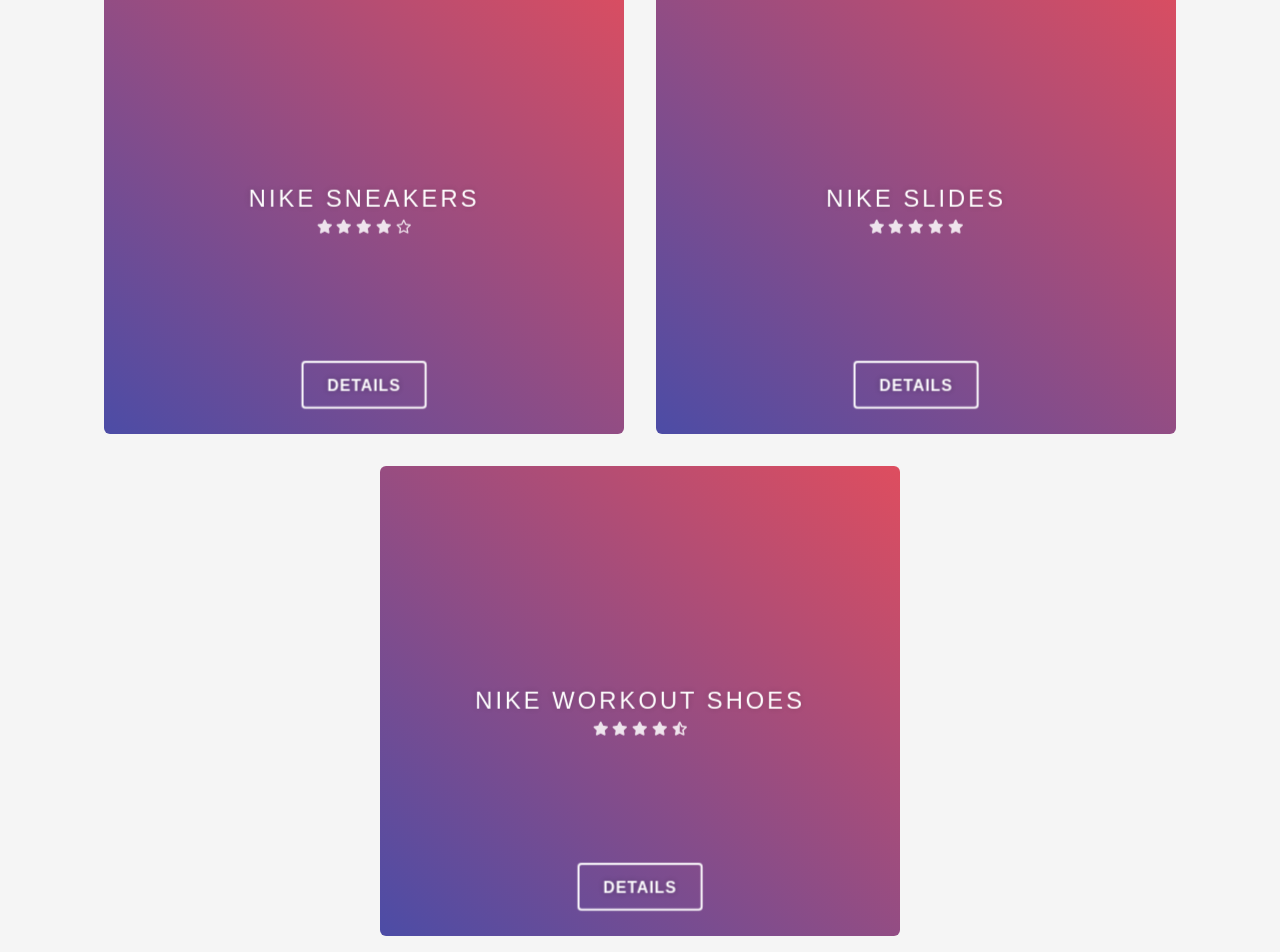
<file: index.html>
<!DOCTYPE html>
<html lang="en">

<head>
    <meta charset="UTF-8">
    <meta name="viewport" content="width=device-width, initial-scale=1.0">
    <title>Nike Flip Cards</title>

    <link rel="stylesheet" href="style.css">
    <link rel="stylesheet" href="https://cdnjs.cloudflare.com/ajax/libs/font-awesome/6.0.0/css/all.min.css">
</head>

<div class="wrapper">
    <div class="card">
        <input type="checkbox" id="card1" class="more" aria-hidden="true">
        <div class="content">
            <div class="front" style="background-image: url('https://cdn.runrepeat.com/storage/gallery/product_primary/39411/nike-zoom-vomero-5-lab-test-and-review-3-21506315-1440.jpg')">
                <div class="inner">
                    <h2>Nike Sneakers</h2>
                    <div class="rating">
                        <i class="fas fa-star"></i>
                        <i class="fas fa-star"></i>
                        <i class="fas fa-star"></i>
                        <i class="fas fa-star"></i>
                        <i class="far fa-star"></i>
                    </div>
                    <label for="card1" class="button" aria-hidden="true">
                        Details
                    </label>
                </div>
            </div>
            <div class="back">
                <div class="inner">
                    <div class="info">
                        <span>Air</span>
                        <div class="icon">
                            <i class="fas fa-wind"></i>
                            <span>cushion</span>
                        </div>
                    </div>
                    <div class="info">
                        <span>Urban</span>
                        <div class="icon">
                            <i class="fas fa-street-view"></i>
                            <span>style</span>
                        </div>
                    </div>
                    <div class="info">
                        <span>Mesh</span>
                        <div class="icon">
                            <i class="fas fa-box"></i>
                            <span>material</span>
                        </div>
                    </div>
                    <div class="info">
                        <span>Daily</span>
                        <div class="icon">
                            <i class="fas fa-calendar"></i>
                            <span>use</span>
                        </div>
                    </div>
                    <div class="description">
                        <p>Classic Nike sneakers built for everyday comfort and street-ready style.</p>
                        <p>Lightweight design with breathable mesh and responsive cushioning.</p>
                    </div>
                    <div class="location">Nike</div>
                    <div class="price">$95</div>
                    <label for="card1" class="button return" aria-hidden="true">
                        <i class="fas fa-arrow-left"></i>
                    </label>
                </div>
            </div>
        </div>
    </div>

    <div class="card">
        <input type="checkbox" id="card2" class="more">
        <div class="content">
            <div class="front" style="background-image: url('https://static.nike.com/a/images/t_web_pw_592_v2/f_auto/u_9ddf04c7-2a9a-4d76-add1-d15af8f0263d,c_scale,fl_relative,w_1.0,h_1.0,fl_layer_apply/0964d916-6852-4d22-b1a7-574b57a3fc05/NIKE+REACTX+REJUVEN8+SLIDE.png')">
                <div class="inner">
                    <h2>Nike Slides</h2>
                    <div class="rating">
                        <i class="fas fa-star"></i>
                        <i class="fas fa-star"></i>
                        <i class="fas fa-star"></i>
                        <i class="fas fa-star"></i>
                        <i class="fas fa-star"></i>
                    </div>
                    <label for="card2" class="button" aria-hidden="true">
                        Details
                    </label>
                </div>
            </div>
            <div class="back">
                <div class="inner">
                    <div class="info">
                        <span>Light</span>
                        <div class="icon">
                            <i class="fas fa-feather"></i>
                            <span>comfort</span>
                        </div>
                    </div>
                    <div class="info">
                        <span>Relax</span>
                        <div class="icon">
                            <i class="fas fa-couch"></i>
                            <span>style</span>
                        </div>
                    </div>
                    <div class="info">
                        <span>Foam</span>
                        <div class="icon">
                            <i class="fas fa-box"></i>
                            <span>material</span>
                        </div>
                    </div>
                    <div class="info">
                        <span>Casual</span>
                        <div class="icon">
                            <i class="fas fa-calendar"></i>
                            <span>use</span>
                        </div>
                    </div>
                    <div class="description">
                        <p>Ultra-light Nike slides perfect for post-workout recovery and everyday wear.</p>
                        <p>Soft foam cushioning provides maximum comfort with minimal effort.</p>
                    </div>
                    <div class="location">Nike</div>
                    <div class="price">$40</div>
                    <label for="card2" class="button return" aria-hidden="true">
                        <i class="fas fa-arrow-left"></i>
                    </label>
                </div>
            </div>
        </div>
    </div>

    <div class="card">
        <input type="checkbox" id="card3" class="more">
        <div class="content">
            <div class="front" style="background-image: url('https://hips.hearstapps.com/hmg-prod/images/nike-running-shoes-2026-697a314bbc7a3.jpg')">
                <div class="inner">
                    <h2>Nike Workout Shoes</h2>
                    <div class="rating">
                        <i class="fas fa-star"></i>
                        <i class="fas fa-star"></i>
                        <i class="fas fa-star"></i>
                        <i class="fas fa-star"></i>
                        <i class="fas fa-star-half-alt"></i>
                    </div>
                    <label for="card3" class="button" aria-hidden="true">
                        Details
                    </label>
                </div>
            </div>
            <div class="back">
                <div class="inner">
                    <div class="info">
                        <span>Grip</span>
                        <div class="icon">
                            <i class="fas fa-dumbbell"></i>
                            <span>training</span>
                        </div>
                    </div>
                    <div class="info">
                        <span>Flex</span>
                        <div class="icon">
                            <i class="fas fa-running"></i>
                            <span>movement</span>
                        </div>
                    </div>
                    <div class="info">
                        <span>Strong</span>
                        <div class="icon">
                            <i class="fas fa-box"></i>
                            <span>build</span>
                        </div>
                    </div>
                    <div class="info">
                        <span>Gym</span>
                        <div class="icon">
                            <i class="fas fa-calendar"></i>
                            <span>use</span>
                        </div>
                    </div>
                    <div class="description">
                        <p>High-performance Nike workout shoes built for stability and strength training.</p>
                        <p>Engineered for grip, flexibility, and durability during intense sessions.</p>
                    </div>
                    <div class="location">Nike</div>
                    <div class="price">$120</div>
                    <label for="card3" class="button return" aria-hidden="true">
                        <i class="fas fa-arrow-left"></i>
                    </label>
                </div>
            </div>
        </div>
    </div>
</div>
</html>
</file>
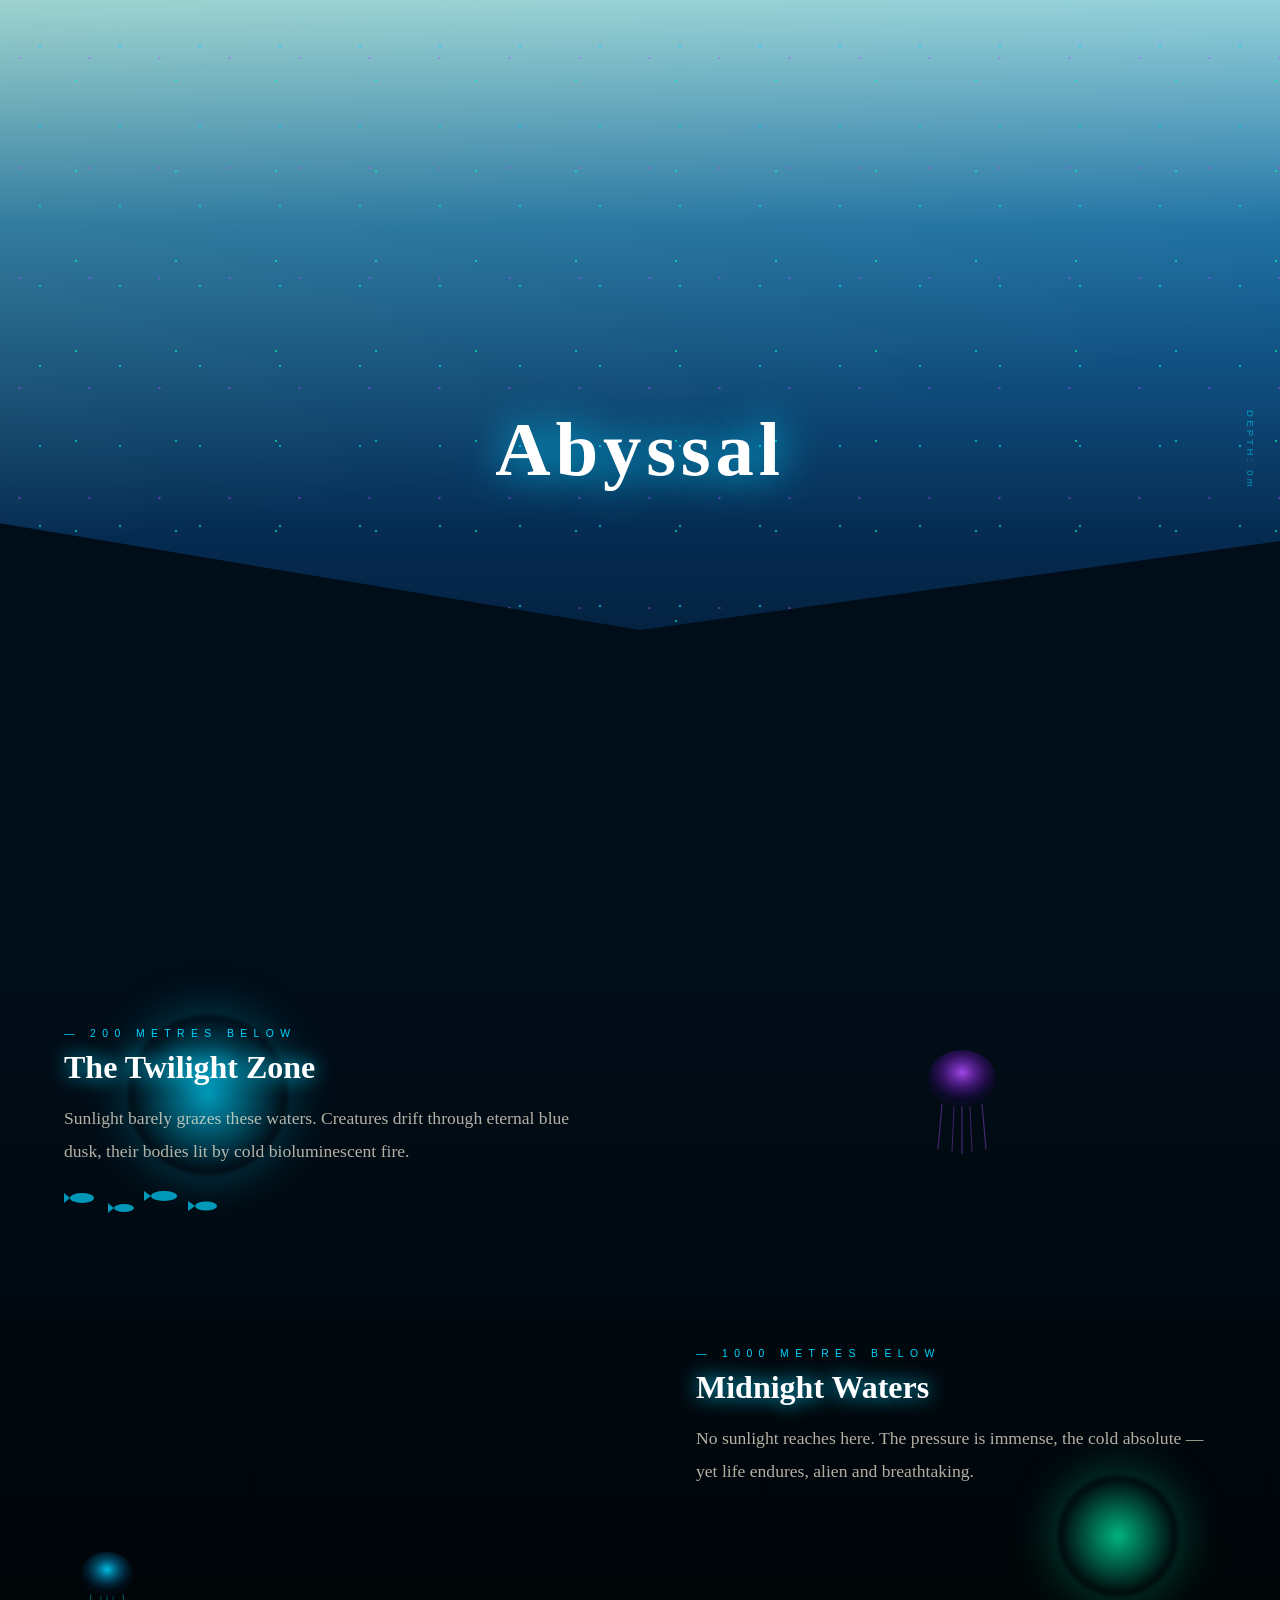
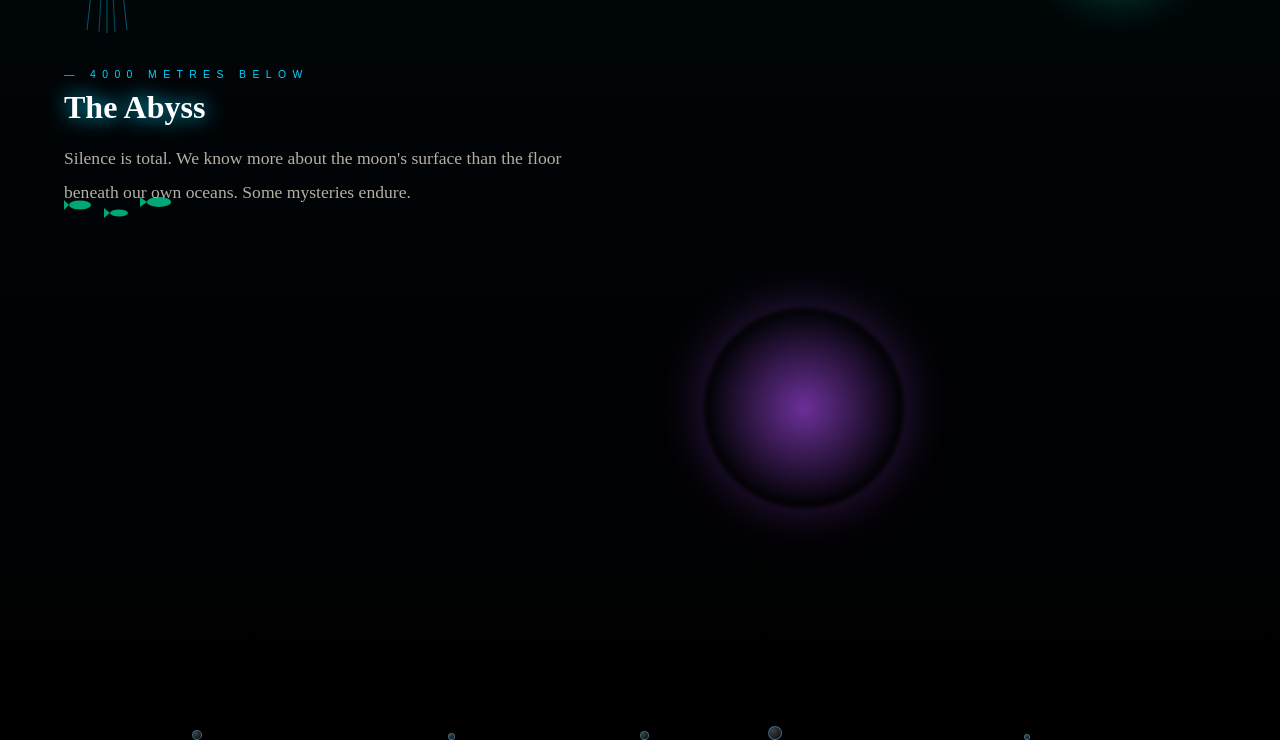
<file: Task2/index.html>
<!DOCTYPE html>
<html lang="en">
<head>
  <meta charset="UTF-8"/>
  <meta name="viewport" content="width=device-width, initial-scale=1.0"/>
  <title>Abyssal</title>
  <link rel="stylesheet" href="style.css"/>
  <script src="https://code.jquery.com/jquery-3.7.1.min.js"></script>
</head>
<body>

  <div id="progress"></div>
  <div id="depth">DEPTH: <span id="dval">0</span>m</div>

  <div class="hero">
    <div class="layer layer-1" id="l1"></div>
    <div class="layer layer-2" id="l2"></div>
    <div class="layer layer-3" id="l3"></div>
    <h1>Abyssal</h1>
  </div>

  <div class="content">
    <div class="orb orb-1" id="o1"></div>
    <div class="orb orb-2" id="o2"></div>
    <div class="orb orb-3" id="o3"></div>

    <!-- Jellyfish -->
    <div class="jelly" id="j1">
      <svg width="80" height="110" viewBox="0 0 80 110">
        <defs><radialGradient id="jg1" cx="50%" cy="40%"><stop offset="0%" stop-color="#b44fff" stop-opacity="0.9"/><stop offset="100%" stop-color="#5500aa" stop-opacity="0.1"/></radialGradient></defs>
        <ellipse cx="40" cy="34" rx="34" ry="28" fill="url(#jg1)"/>
        <line x1="20" y1="60" x2="16" y2="105" stroke="rgba(180,79,255,0.4)" stroke-width="1.2"/>
        <line x1="32" y1="62" x2="30" y2="108" stroke="rgba(180,79,255,0.35)" stroke-width="1"/>
        <line x1="40" y1="62" x2="40" y2="110" stroke="rgba(180,79,255,0.4)" stroke-width="1.2"/>
        <line x1="48" y1="62" x2="50" y2="108" stroke="rgba(180,79,255,0.35)" stroke-width="1"/>
        <line x1="60" y1="60" x2="64" y2="105" stroke="rgba(180,79,255,0.4)" stroke-width="1.2"/>
      </svg>
    </div>

    <div class="jelly" id="j2">
      <svg width="60" height="85" viewBox="0 0 60 85">
        <defs><radialGradient id="jg2" cx="50%" cy="40%"><stop offset="0%" stop-color="#00d4ff" stop-opacity="0.9"/><stop offset="100%" stop-color="#003366" stop-opacity="0.1"/></radialGradient></defs>
        <ellipse cx="30" cy="26" rx="26" ry="22" fill="url(#jg2)"/>
        <line x1="14" y1="46" x2="10" y2="82" stroke="rgba(0,212,255,0.4)" stroke-width="1"/>
        <line x1="24" y1="48" x2="22" y2="84" stroke="rgba(0,212,255,0.35)" stroke-width="1"/>
        <line x1="30" y1="48" x2="30" y2="85" stroke="rgba(0,212,255,0.4)" stroke-width="1"/>
        <line x1="36" y1="48" x2="38" y2="84" stroke="rgba(0,212,255,0.35)" stroke-width="1"/>
        <line x1="46" y1="46" x2="50" y2="82" stroke="rgba(0,212,255,0.4)" stroke-width="1"/>
      </svg>
    </div>

    <!-- Fish schools -->
    <div class="fish" id="f1">
      <svg width="160" height="30" viewBox="0 0 160 30">
        <g fill="rgba(0,212,255,0.7)">
          <ellipse cx="18" cy="10" rx="12" ry="5"/><polygon points="6,10 0,5 0,15"/>
          <ellipse cx="60" cy="20" rx="10" ry="4"/><polygon points="50,20 44,15 44,25"/>
          <ellipse cx="100" cy="8"  rx="13" ry="5"/><polygon points="87,8 80,3 80,13"/>
          <ellipse cx="142" cy="18" rx="11" ry="4.5"/><polygon points="131,18 124,13 124,23"/>
        </g>
      </svg>
    </div>

    <div class="fish" id="f2">
      <svg width="120" height="28" viewBox="0 0 120 28">
        <g fill="rgba(0,255,180,0.65)">
          <ellipse cx="16" cy="12" rx="11" ry="4.5"/><polygon points="5,12 0,7 0,17"/>
          <ellipse cx="55" cy="20" rx="9"  ry="3.5"/><polygon points="46,20 40,15 40,25"/>
          <ellipse cx="95" cy="9"  rx="12" ry="5"/>  <polygon points="83,9 76,4 76,14"/>
        </g>
      </svg>
    </div>

    <!-- Bubbles -->
    <div class="bubble" style="left:15%;animation-duration:7s;width:10px;height:10px;"></div>
    <div class="bubble" style="left:35%;animation-duration:9s;animation-delay:2s;width:7px;height:7px;"></div>
    <div class="bubble" style="left:60%;animation-duration:6s;animation-delay:1s;width:14px;height:14px;"></div>
    <div class="bubble" style="left:80%;animation-duration:11s;animation-delay:3s;width:6px;height:6px;"></div>
    <div class="bubble" style="left:50%;animation-duration:8s;animation-delay:4s;width:9px;height:9px;"></div>

    <!-- Text sections -->
    <div class="text" id="t1">
      <div class="label">— 200 metres below</div>
      <h2>The Twilight Zone</h2>
      <p>Sunlight barely grazes these waters. Creatures drift through eternal blue dusk, their bodies lit by cold bioluminescent fire.</p>
    </div>

    <div class="text right" id="t2">
      <div class="label">— 1000 metres below</div>
      <h2>Midnight Waters</h2>
      <p>No sunlight reaches here. The pressure is immense, the cold absolute — yet life endures, alien and breathtaking.</p>
    </div>

    <div class="text" id="t3">
      <div class="label">— 4000 metres below</div>
      <h2>The Abyss</h2>
      <p>Silence is total. We know more about the moon's surface than the floor beneath our own oceans. Some mysteries endure.</p>
    </div>
  </div>

  <script src="script.js"></script>
</body>
</html>
</file>
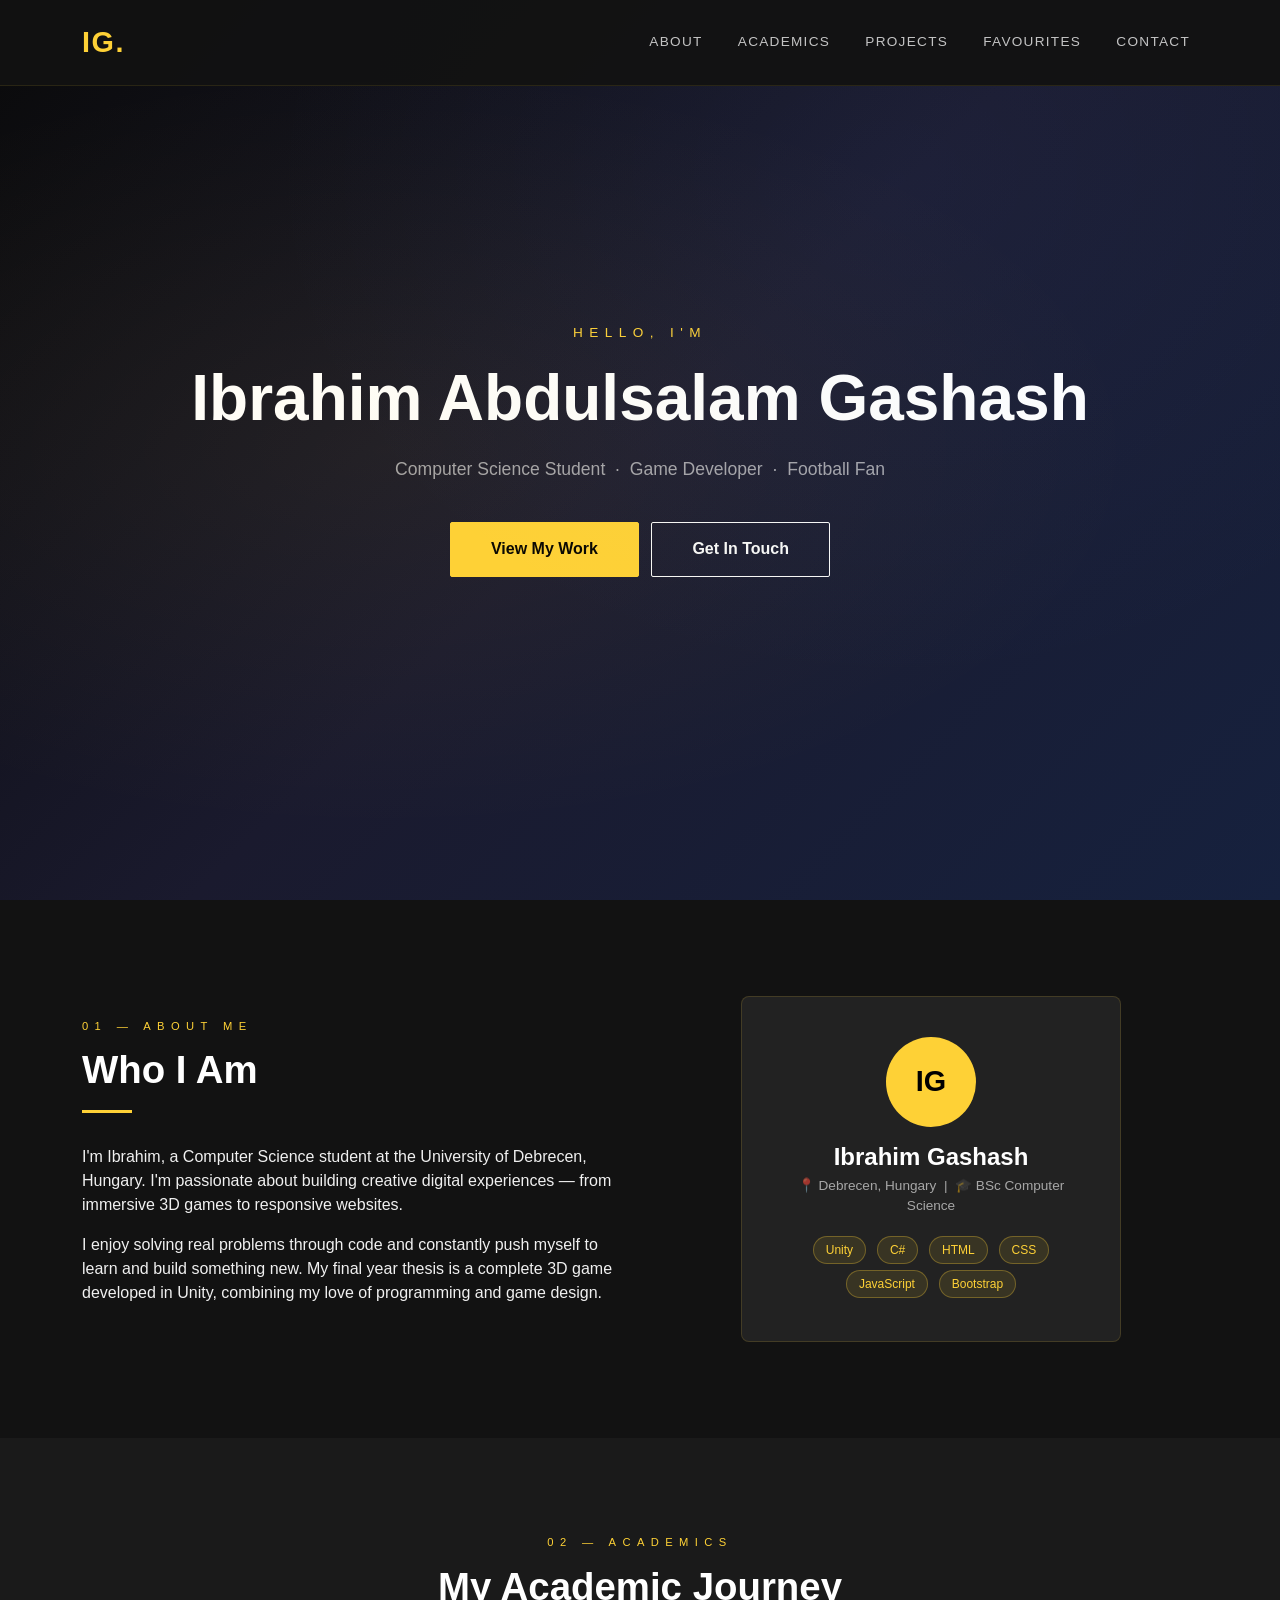
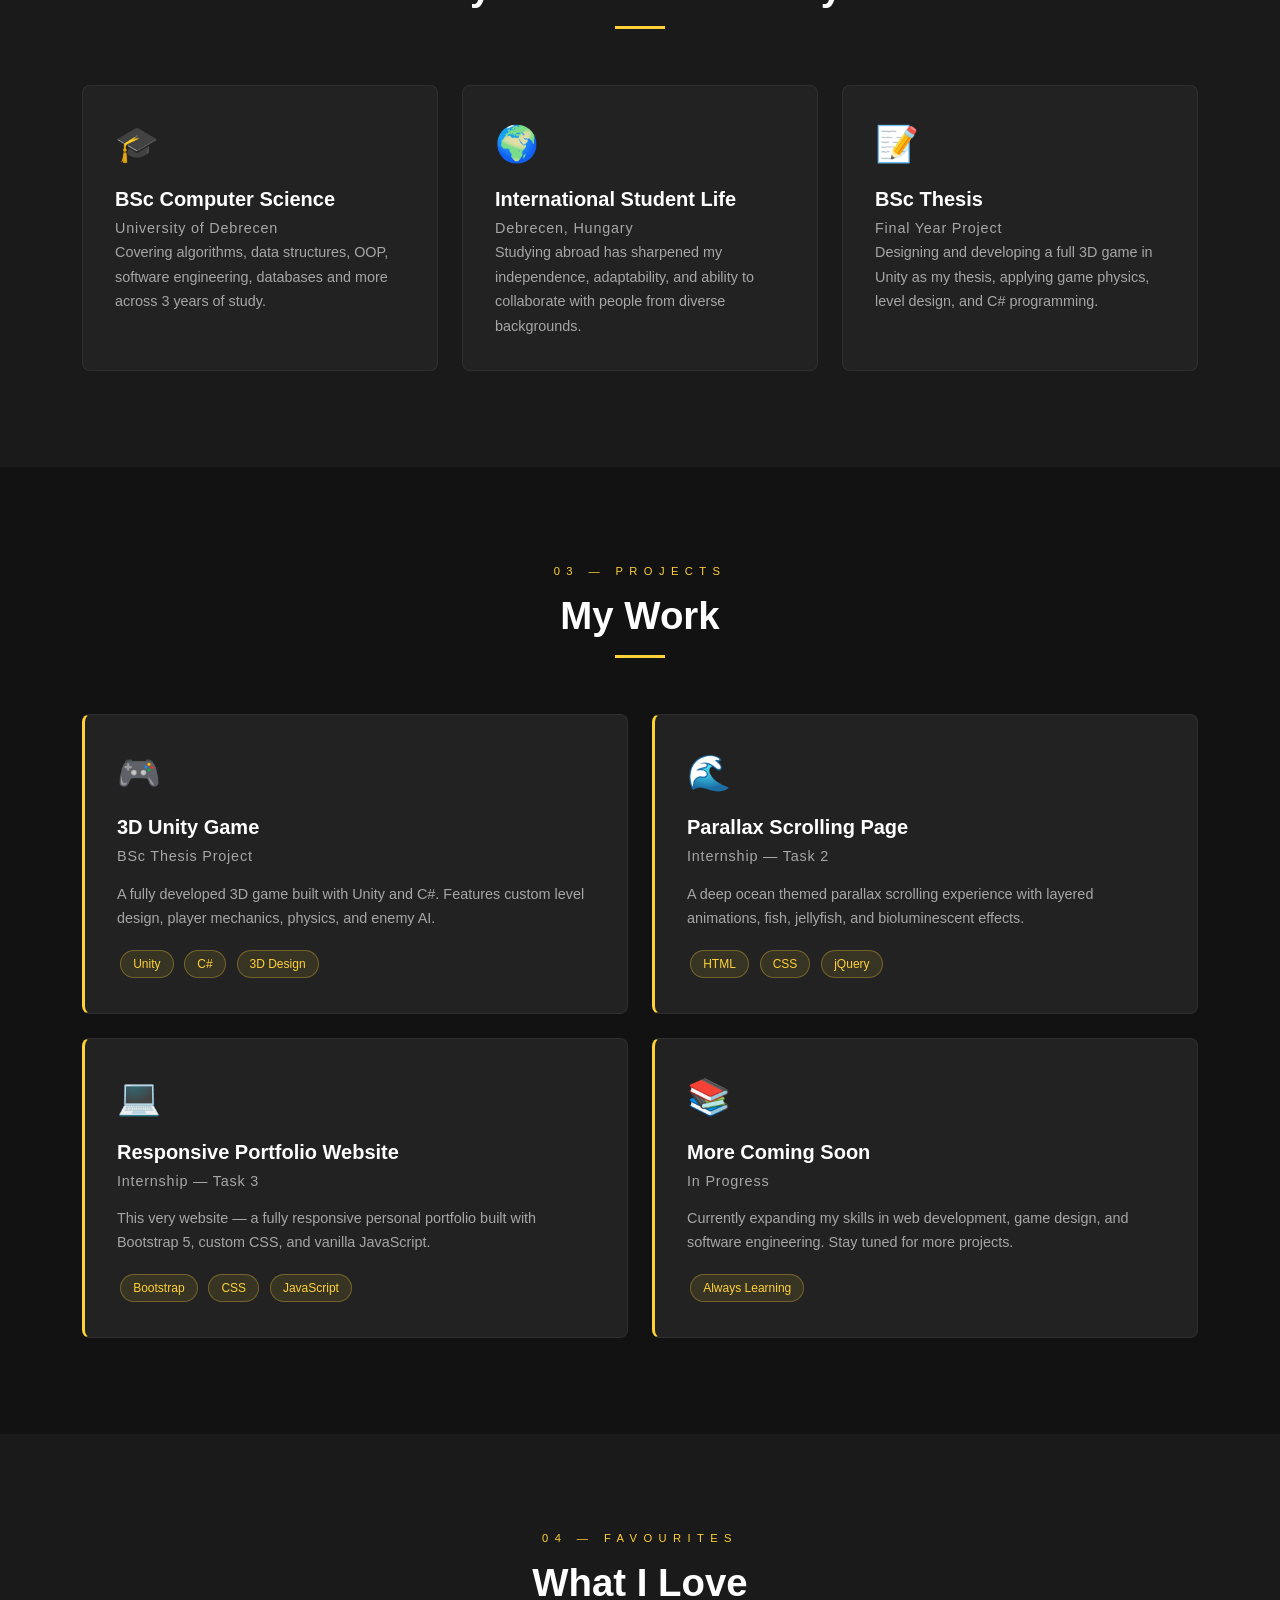
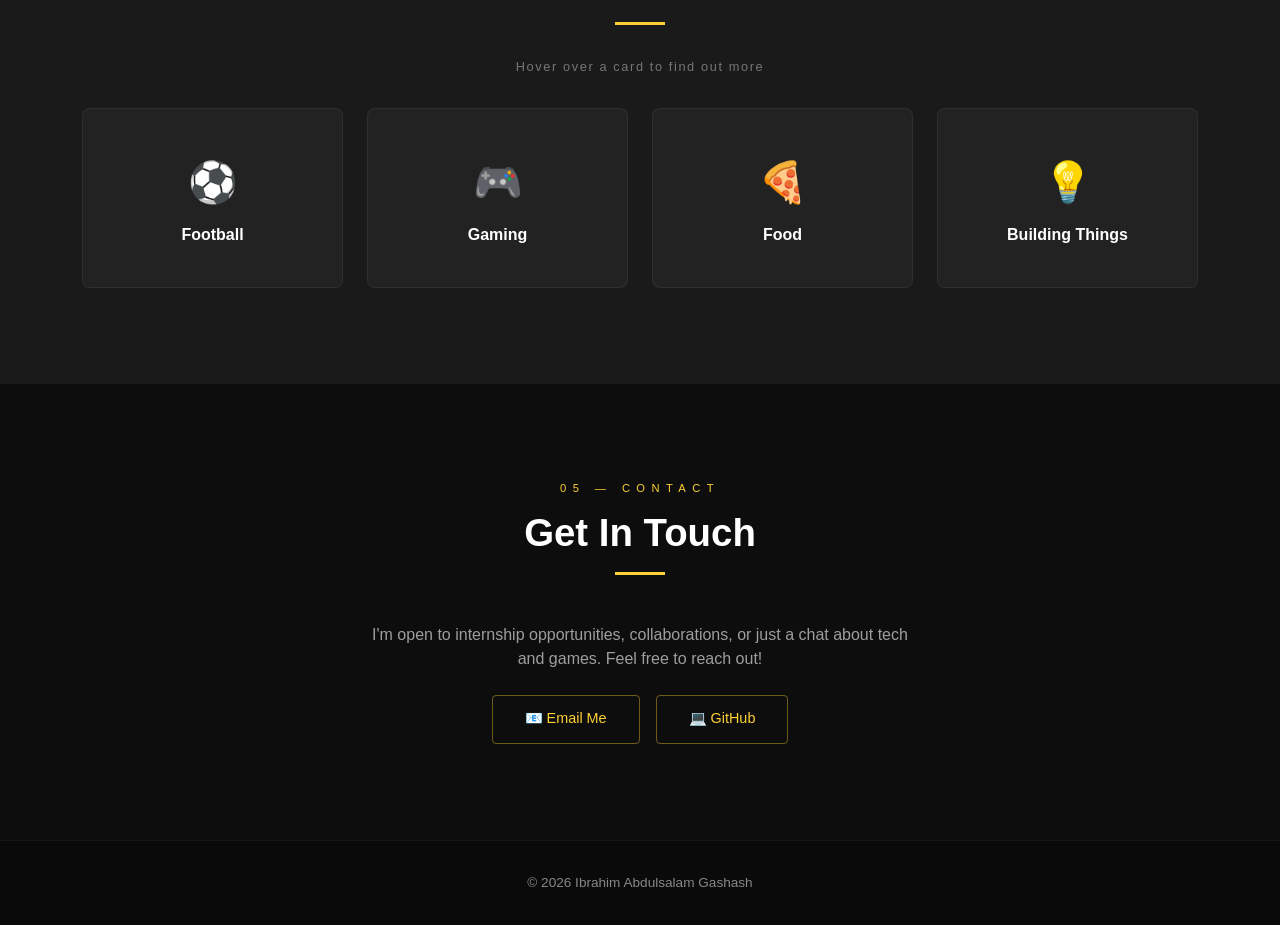
<file: Task3/index.html>
<!DOCTYPE html>
<html lang="en">
<head>
  <meta charset="UTF-8" />
  <meta name="viewport" content="width=device-width, initial-scale=1.0" />
  <title>Ibrahim Gashash | Portfolio</title>
  <link rel="stylesheet" href="https://cdn.jsdelivr.net/npm/bootstrap@5.3.0/dist/css/bootstrap.min.css" />
  <link rel="stylesheet" href="style.css" />
</head>
<body id="page-top">

  <!-- NAVBAR -->
  <nav class="navbar navbar-expand-lg fixed-top" id="mainNav">
    <div class="container">
      <a class="navbar-brand" href="#page-top">IG.</a>
      <button class="navbar-toggler" type="button" data-bs-toggle="collapse" data-bs-target="#navMenu">
        <span class="navbar-toggler-icon"></span>
      </button>
      <div class="collapse navbar-collapse" id="navMenu">
        <ul class="navbar-nav ms-auto">
          <li class="nav-item"><a class="nav-link" href="#about">About</a></li>
          <li class="nav-item"><a class="nav-link" href="#academics">Academics</a></li>
          <li class="nav-item"><a class="nav-link" href="#projects">Projects</a></li>
          <li class="nav-item"><a class="nav-link" href="#favourites">Favourites</a></li>
          <li class="nav-item"><a class="nav-link" href="#contact">Contact</a></li>
        </ul>
      </div>
    </div>
  </nav>

  <!-- HERO -->
  <header class="masthead d-flex align-items-center justify-content-center text-center">
    <div>
      <p class="masthead-tag">Hello, I'm</p>
      <h1 class="masthead-heading">Ibrahim Abdulsalam Gashash</h1>
      <p class="masthead-sub">Computer Science Student &nbsp;·&nbsp; Game Developer &nbsp;·&nbsp; Football Fan</p>
      <a href="#projects" class="btn btn-primary btn-xl me-2">View My Work</a>
      <a href="#contact" class="btn btn-outline-light btn-xl">Get In Touch</a>
    </div>
  </header>

  <!-- ABOUT -->
  <section id="about" class="page-section">
    <div class="container">
      <div class="row align-items-center g-5">
        <div class="col-lg-6">
          <p class="section-tag">01 — About Me</p>
          <h2 class="section-heading">Who I Am</h2>
          <div class="heading-line"></div>
          <p>I'm Ibrahim, a Computer Science student at the University of Debrecen, Hungary. I'm passionate about building creative digital experiences — from immersive 3D games to responsive websites.</p>
          <p>I enjoy solving real problems through code and constantly push myself to learn and build something new. My final year thesis is a complete 3D game developed in Unity, combining my love of programming and game design.</p>
        </div>
        <div class="col-lg-6 text-center">
          <div class="about-card mx-auto">
            <div class="about-avatar">IG</div>
            <h4 class="mt-3 mb-1">Ibrahim Gashash</h4>
            <p class="about-location">📍 Debrecen, Hungary &nbsp;|&nbsp; 🎓 BSc Computer Science</p>
            <div class="skills mt-3">
              <span class="skill-badge">Unity</span>
              <span class="skill-badge">C#</span>
              <span class="skill-badge">HTML</span>
              <span class="skill-badge">CSS</span>
              <span class="skill-badge">JavaScript</span>
              <span class="skill-badge">Bootstrap</span>
            </div>
          </div>
        </div>
      </div>
    </div>
  </section>

  <!-- ACADEMICS -->
  <section id="academics" class="page-section section-alt">
    <div class="container">
      <p class="section-tag text-center">02 — Academics</p>
      <h2 class="section-heading text-center">My Academic Journey</h2>
      <div class="heading-line mx-auto"></div>
      <div class="row g-4 mt-4">
        <div class="col-md-4">
          <div class="info-card">
            <div class="info-icon">🎓</div>
            <h5>BSc Computer Science</h5>
            <p class="info-sub">University of Debrecen</p>
            <p>Covering algorithms, data structures, OOP, software engineering, databases and more across 3 years of study.</p>
          </div>
        </div>
        <div class="col-md-4">
          <div class="info-card">
            <div class="info-icon">🌍</div>
            <h5>International Student Life</h5>
            <p class="info-sub">Debrecen, Hungary</p>
            <p>Studying abroad has sharpened my independence, adaptability, and ability to collaborate with people from diverse backgrounds.</p>
          </div>
        </div>
        <div class="col-md-4">
          <div class="info-card">
            <div class="info-icon">📝</div>
            <h5>BSc Thesis</h5>
            <p class="info-sub">Final Year Project</p>
            <p>Designing and developing a full 3D game in Unity as my thesis, applying game physics, level design, and C# programming.</p>
          </div>
        </div>
      </div>
    </div>
  </section>

  <!-- PROJECTS -->
  <section id="projects" class="page-section">
    <div class="container">
      <p class="section-tag text-center">03 — Projects</p>
      <h2 class="section-heading text-center">My Work</h2>
      <div class="heading-line mx-auto"></div>
      <div class="row g-4 mt-4">
        <div class="col-md-6">
          <div class="project-card">
            <div class="project-icon">🎮</div>
            <h5>3D Unity Game</h5>
            <p class="info-sub">BSc Thesis Project</p>
            <p>A fully developed 3D game built with Unity and C#. Features custom level design, player mechanics, physics, and enemy AI.</p>
            <div class="mt-3">
              <span class="skill-badge">Unity</span>
              <span class="skill-badge">C#</span>
              <span class="skill-badge">3D Design</span>
            </div>
          </div>
        </div>
        <div class="col-md-6">
          <div class="project-card">
            <div class="project-icon">🌊</div>
            <h5>Parallax Scrolling Page</h5>
            <p class="info-sub">Internship — Task 2</p>
            <p>A deep ocean themed parallax scrolling experience with layered animations, fish, jellyfish, and bioluminescent effects.</p>
            <div class="mt-3">
              <span class="skill-badge">HTML</span>
              <span class="skill-badge">CSS</span>
              <span class="skill-badge">jQuery</span>
            </div>
          </div>
        </div>
        <div class="col-md-6">
          <div class="project-card">
            <div class="project-icon">💻</div>
            <h5>Responsive Portfolio Website</h5>
            <p class="info-sub">Internship — Task 3</p>
            <p>This very website — a fully responsive personal portfolio built with Bootstrap 5, custom CSS, and vanilla JavaScript.</p>
            <div class="mt-3">
              <span class="skill-badge">Bootstrap</span>
              <span class="skill-badge">CSS</span>
              <span class="skill-badge">JavaScript</span>
            </div>
          </div>
        </div>
        <div class="col-md-6">
          <div class="project-card">
            <div class="project-icon">📚</div>
            <h5>More Coming Soon</h5>
            <p class="info-sub">In Progress</p>
            <p>Currently expanding my skills in web development, game design, and software engineering. Stay tuned for more projects.</p>
            <div class="mt-3">
              <span class="skill-badge">Always Learning</span>
            </div>
          </div>
        </div>
      </div>
    </div>
  </section>

  <!-- FAVOURITES -->
  <section id="favourites" class="page-section section-alt">
    <div class="container">
      <p class="section-tag text-center">04 — Favourites</p>
      <h2 class="section-heading text-center">What I Love</h2>
      <div class="heading-line mx-auto"></div>
      <p class="text-center fav-hint">Hover over a card to find out more</p>
      <div class="row g-4 mt-2 text-center">

        <div class="col-6 col-md-3">
          <div class="fav-card">
            <div class="fav-card-inner">
              <div class="fav-front">
                <div class="fav-icon">⚽</div>
                <h6>Football</h6>
              </div>
              <div class="fav-back">
                <p>My favourite sport. Playing and watching, especially Barcelona.</p>
              </div>
            </div>
          </div>
        </div>

        <div class="col-6 col-md-3">
          <div class="fav-card">
            <div class="fav-card-inner">
              <div class="fav-front">
                <div class="fav-icon">🎮</div>
                <h6>Gaming</h6>
              </div>
              <div class="fav-back">
                <p>From playing games to building them. Gaming is what got me into coding.</p>
              </div>
            </div>
          </div>
        </div>

        <div class="col-6 col-md-3">
          <div class="fav-card">
            <div class="fav-card-inner">
              <div class="fav-front">
                <div class="fav-icon">🍕</div>
                <h6>Food</h6>
              </div>
              <div class="fav-back">
                <p>Pizza and shawarma are top tier. Nothing better after a long coding session.</p>
              </div>
            </div>
          </div>
        </div>

        <div class="col-6 col-md-3">
          <div class="fav-card">
            <div class="fav-card-inner">
              <div class="fav-front">
                <div class="fav-icon">💡</div>
                <h6>Building Things</h6>
              </div>
              <div class="fav-back">
                <p>I love creating — code, games, or ideas. The building process is the fun part.</p>
              </div>
            </div>
          </div>
        </div>

      </div>
    </div>
  </section>

  <!-- CONTACT -->
  <section id="contact" class="page-section section-dark">
    <div class="container">
      <p class="section-tag text-center">05 — Contact</p>
      <h2 class="section-heading text-center">Get In Touch</h2>
      <div class="heading-line mx-auto"></div>
      <div class="row justify-content-center mt-5">
        <div class="col-lg-6 text-center">
          <p class="mb-4 contact-desc">I'm open to internship opportunities, collaborations, or just a chat about tech and games. Feel free to reach out!</p>
          <div class="contact-links">
            <a href="mailto:ibrahimagashash@gmail.com" class="contact-btn">📧 Email Me</a>
            <a href="https://github.com/igashash" target="_blank" class="contact-btn">💻 GitHub</a>
          </div>
        </div>
      </div>
    </div>
  </section>

  <!-- FOOTER -->
  <footer class="footer text-center">
    <div class="container">
      <p class="mb-0">© 2026 Ibrahim Abdulsalam Gashash</p>
    </div>
  </footer>

  <script src="https://cdn.jsdelivr.net/npm/bootstrap@5.3.0/dist/js/bootstrap.bundle.min.js"></script>
  <script src="script.js"></script>
</body>
</html>
</file>
<file: style.css>
* {
  box-sizing: border-box;
}

body {
  margin: 0;
  display: flex;
  flex-direction: column;
  align-items: center;
  justify-content: center;
  height: 100vh;
  font-family: "Montserrat", sans-serif;
  background: #f5f5f5;
}

.wrapper {
  display: flex;
  flex-flow: row wrap;
  justify-content: center;
}

.card {
  width: 520px;
  height: 470px;
  margin: 1em;
  perspective: 1500px;
}
.card .content {
  position: relative;
  width: 100%;
  height: 100%;
  transform-style: preserve-3d;
  transition: transform 0.8s cubic-bezier(0.75, 0, 0.85, 1);
}

.more {
  display: none;
}
.more:checked ~ .content {
  transform: rotateY(180deg);
}

.front,
.back {
  position: absolute;
  top: 0;
  left: 0;
  width: 100%;
  height: 100%;
  backface-visibility: hidden;
  transform-style: preserve-3d;
  border-radius: 6px;
}
.front .inner,
.back .inner {
  height: 100%;
  display: grid;
  padding: 1.5em;
  transform: translateZ(80px) scale(0.94);
}

/* FRONT SIDE */
.front {
  background-color: #fff;
  background-size: cover;
  background-position: center center;
}
.front:after {
  content: "";
  position: absolute;
  top: 0;
  left: 0;
  width: 100%;
  height: 100%;
  border-radius: 6px;
  backface-visibility: hidden;
  background: linear-gradient(40deg, rgba(0, 0, 128, 0.7), rgba(208, 2, 27, 0.7));
}
.front .inner {
  grid-template-rows: 5fr 1fr 1fr 2fr 1fr;
  justify-items: center;
}
.front h2 {
  grid-row: 2;
  margin-bottom: 0.3em;
  text-transform: uppercase;
  letter-spacing: 3px;
  color: #fff;
  font-weight: 500;
  text-shadow: 0 0 6px rgba(0, 0, 0, 0.2);
}
.front .rating {
  grid-row: 3;
  color: rgba(255, 255, 255, 0.85);
  font-size: 14px;
  display: flex;
}
.front .rating i {
  margin: 0 2px;
}

/* BACK SIDE */
.back {
  transform: rotateY(180deg);
  background-color: #fff;
  border: 2px solid #f0f0f0;
}
.back .inner {
  grid-template-rows: 1fr 2fr 1fr 2fr 14fr 1fr 1fr;
  grid-template-columns: repeat(4, auto);
  grid-column-gap: 0.8em;
  justify-items: center;
}
.back .info {
  position: relative;
  display: flex;
  align-items: center;
  color: #d0021b;
  grid-row: 3;
}
.back .info:not(:first-of-type):before {
  content: "";
  position: absolute;
  left: -0.9em;
  height: 18px;
  width: 1px;
  background-color: #ccc;
}
.back .info span {
  font-size: 1.6em;
  font-weight: 700;
}
.back .info i {
  font-size: 1.2em;
}
.back .info i:before {
  background: linear-gradient(40deg, #d0021b, #001f7f);
  -webkit-text-fill-color: transparent;
  -webkit-background-clip: text;
}
.back .info .icon {
  margin-left: 0.4em;
}
.back .info .icon span {
  display: block;
  margin-top: -0.2em;
  font-size: 0.75em;
  font-weight: 600;
  white-space: nowrap;
}
.back .description {
  grid-row: 5;
  grid-column: 1/-1;
  font-size: 0.85em;
  border-radius: 5px;
  font-weight: 600;
  line-height: 1.4em;
  overflow: auto;
  color: #d0021b;
  padding-right: 10px;
}
.back .location,
.back .price {
  font-weight: 600;
  color: #d0021b;
  grid-row: 1;
  font-size: 0.85em;
}
.back .location {
  grid-column: 1/3;
  justify-self: left;
}
.back .price {
  grid-column: 3/-1;
  justify-self: right;
}
.back .button {
  grid-column: 1/-1;
  justify-self: center;
}

/* BUTTONS */
.button {
  grid-row: -1;
  text-transform: uppercase;
  letter-spacing: 1px;
  font-weight: 600;
  cursor: pointer;
  display: block;
  padding: 0 1.5em;
  height: 3em;
  line-height: 2.9em;
  min-width: 3em;
  background-color: transparent;
  border: solid 2px #fff;
  color: #fff;
  border-radius: 4px;
  text-align: center;
  backface-visibility: hidden;
  transition: 0.3s ease-in-out;
  text-shadow: 0 0 6px rgba(0, 0, 0, 0.3);
}
.button:hover {
  background-color: #fff;
  box-shadow: 0 0 20px rgba(0, 0, 0, 0.3);
  text-shadow: none;
  color: #d0021b;
}
.button.return {
  line-height: 3em;
  color: #d0021b;
  border-color: #d0021b;
  text-shadow: none;
}
.button.return:hover {
  background-color: #d0021b;
  color: #fff;
  box-shadow: none;
}

/* SCROLLBAR */
::-webkit-scrollbar {
  width: 5px;
}

::-webkit-scrollbar-track {
  background: #f1f1f1;
}

::-webkit-scrollbar-thumb {
  background: #fd3b52;
}

::-webkit-scrollbar-thumb:hover {
  background: #d0021b;
}
</file>
<file: Task2/style.css>
* { margin: 0; padding: 0; box-sizing: border-box; }

body {
  background: #000a14;
  color: #f0e8d5;
  font-family: Georgia, serif;
  overflow-x: hidden;
}

/* ── HERO ── */
.hero {
  position: relative;
  width: 100vw;
  height: 100vh;
  overflow: hidden;
  background: linear-gradient(to bottom, #87ceeb 0%, #1a6fa8 25%, #052a50 60%, #010e1a 100%);
  display: flex;
  align-items: center;
  justify-content: center;
}

h1 {
  position: relative;
  z-index: 10;
  font-size: clamp(2rem, 6vw, 5rem);
  color: #fff;
  text-shadow: 0 0 40px #00d4ff;
  letter-spacing: .3rem;
  text-align: center;
}

/* ── LAYERS ── */
.layer { position: absolute; inset: 0; }

.layer-1 {
  background: linear-gradient(170deg, rgba(255,230,80,.18) 0%, transparent 50%);
  z-index: 2;
}
.layer-2 {
  background:
    radial-gradient(circle, rgba(0,212,255,.7) 1px, transparent 1px) 20% 30% / 80px 80px,
    radial-gradient(circle, rgba(0,255,180,.6) 1px, transparent 1px) 70% 60% / 100px 90px,
    radial-gradient(circle, rgba(180,79,255,.5) 1px, transparent 1px) 45% 70% / 70px 110px;
  z-index: 3;
}
.layer-3 {
  background: url("data:image/svg+xml,%3Csvg xmlns='http://www.w3.org/2000/svg' viewBox='0 0 1440 200'%3E%3Cpath fill='%23010e1a' d='M0,120L360,80L720,140L1080,90L1440,120L1440,200L0,200Z'/%3E%3C/svg%3E") bottom/cover no-repeat;
  z-index: 4;
}

/* ── CONTENT ── */
.content {
  background: linear-gradient(to bottom, #010e1a, #000508, #000);
  min-height: 160vh;
  padding: 8rem 4rem;
  position: relative;
  overflow: hidden;
}

/* ── TEXT ── */
.text { max-width: 520px; margin-bottom: 20vh; position: relative; z-index: 10; }
.text.right { margin-left: auto; }
.text h2 { font-size: 2rem; color: #fff; margin-bottom: 1rem; text-shadow: 0 0 20px #00d4ff; }
.text p   { line-height: 1.9; color: rgba(240,232,213,.75); font-size: 1.1rem; }
.label    { font-size: .65rem; letter-spacing: .4rem; color: #00d4ff; text-transform: uppercase; margin-bottom: .6rem; font-family: sans-serif; }

/* ── ORBS ── */
.orb { position: absolute; border-radius: 50%; pointer-events: none; filter: blur(2px); }
.orb-1 { width:160px; height:160px; top:8%;  left:10%; background: radial-gradient(circle, rgba(0,212,255,.7), transparent 70%); box-shadow: 0 0 50px rgba(0,212,255,.3); }
.orb-2 { width:120px; height:120px; top:40%; right:8%; background: radial-gradient(circle, rgba(0,255,180,.7), transparent 70%); box-shadow: 0 0 50px rgba(0,255,180,.3); }
.orb-3 { width:200px; height:200px; top:70%; left:55%; background: radial-gradient(circle, rgba(180,79,255,.6), transparent 70%); box-shadow: 0 0 50px rgba(180,79,255,.3); }

/* ── JELLYFISH ── */
.jelly { position: absolute; pointer-events: none; z-index: 6; animation: jellyPulse 2.8s ease-in-out infinite, jellyDrift 6s ease-in-out infinite; }
#j1 { top: 10%; left: 72%; }
#j2 { top: 45%; left: 6%;  animation-duration: 3.2s, 7s; }

@keyframes jellyPulse {
  0%,100% { transform: scaleY(1) scaleX(1); }
  50%      { transform: scaleY(0.88) scaleX(1.07); }
}
@keyframes jellyDrift {
  0%,100% { margin-top: 0; }
  50%      { margin-top: -20px; }
}

/* ── FISH ── */
.fish { position: absolute; pointer-events: none; z-index: 8; animation: fishSwim linear infinite; }
#f1 { top: 20%; animation-duration: 18s; animation-delay: 0s; }
#f2 { top: 62%; animation-duration: 23s; animation-delay: 5s; }

@keyframes fishSwim {
  from { left: -200px; }
  to   { left: 110vw; }
}

/* ── BUBBLES ── */
.bubble {
  position: absolute;
  bottom: 0;
  border-radius: 50%;
  border: 1px solid rgba(100,200,255,0.45);
  background: radial-gradient(circle at 30% 30%, rgba(255,255,255,0.25), rgba(100,200,255,0.04));
  animation: bubbleRise linear infinite;
  pointer-events: none;
  z-index: 7;
}
@keyframes bubbleRise {
  0%   { transform: translateY(0); opacity: 0; }
  10%  { opacity: 0.8; }
  90%  { opacity: 0.4; }
  100% { transform: translateY(-160vh); opacity: 0; }
}

/* ── PROGRESS & DEPTH ── */
#progress {
  position: fixed; top: 0; left: 0;
  height: 2px;
  background: linear-gradient(to right, #00d4ff, #b44fff);
  box-shadow: 0 0 6px #00d4ff;
  z-index: 999;
}
#depth {
  position: fixed; right: 1.5rem; top: 50%;
  transform: translateY(-50%);
  font-size: .6rem; letter-spacing: .2rem;
  color: rgba(0,212,255,.6);
  writing-mode: vertical-rl;
  font-family: sans-serif;
  z-index: 100;
}
</file>
<file: Task3/style.css>
/* ── GLOBAL ── */
* { box-sizing: border-box; margin: 0; padding: 0; }

:root {
  --accent: #fed136;
  --dark:   #121212;
  --dark2:  #1a1a1a;
  --dark3:  #222222;
  --text:   #f0f0f0;
  --muted:  #888;
}

html { scroll-behavior: smooth; }

body {
  font-family: 'Segoe UI', sans-serif;
  background: var(--dark);
  color: var(--text);
  overflow-x: hidden;
}

/* ── NAVBAR ── */
#mainNav {
  background: rgba(18,18,18,0.95);
  padding: 1rem 0;
  transition: all 0.3s ease;
  border-bottom: 1px solid rgba(254,209,54,0.1);
}
#mainNav .navbar-brand {
  color: var(--accent);
  font-size: 1.8rem;
  font-weight: 700;
  letter-spacing: 0.1rem;
}
#mainNav .nav-link {
  color: rgba(255,255,255,0.75) !important;
  font-size: 0.85rem;
  letter-spacing: 0.08rem;
  text-transform: uppercase;
  margin-left: 1.2rem;
  transition: color 0.2s;
}
#mainNav .nav-link:hover,
#mainNav .nav-link.active { color: var(--accent) !important; }
#mainNav .navbar-toggler { border-color: var(--accent); }
#mainNav .navbar-toggler-icon {
  background-image: url("data:image/svg+xml,%3csvg xmlns='http://www.w3.org/2000/svg' viewBox='0 0 30 30'%3e%3cpath stroke='%23fed136' stroke-width='2' d='M4 7h22M4 15h22M4 23h22'/%3e%3c/svg%3e");
}

/* ── HERO ── */
.masthead {
  min-height: 100vh;
  background: linear-gradient(135deg, #0a0a0a 0%, #1a1a2e 50%, #16213e 100%);
  position: relative;
  overflow: hidden;
}
.masthead::before {
  content: '';
  position: absolute;
  inset: 0;
  background:
    radial-gradient(ellipse at 30% 50%, rgba(254,209,54,0.06) 0%, transparent 60%),
    radial-gradient(ellipse at 70% 20%, rgba(100,150,255,0.05) 0%, transparent 50%);
}
.masthead-tag {
  font-size: 0.85rem;
  letter-spacing: 0.4rem;
  text-transform: uppercase;
  color: var(--accent);
  margin-bottom: 1rem;
}
.masthead-heading {
  font-size: clamp(2rem, 5vw, 4rem);
  font-weight: 700;
  color: #fff;
  line-height: 1.2;
  margin-bottom: 1.2rem;
}
.masthead-sub {
  font-size: 1.1rem;
  color: rgba(255,255,255,0.6);
  margin-bottom: 2.5rem;
}

/* ── BUTTONS ── */
.btn-primary {
  background: var(--accent);
  border-color: var(--accent);
  color: #000;
  font-weight: 600;
  padding: 0.75rem 2rem;
  border-radius: 2px;
  transition: all 0.3s;
}
.btn-primary:hover { background: #e6bc00; border-color: #e6bc00; color: #000; }
.btn-outline-light { padding: 0.75rem 2rem; border-radius: 2px; font-weight: 600; }
.btn-xl { padding: 0.9rem 2.5rem; font-size: 1rem; }

/* ── SECTIONS ── */
.page-section { padding: 6rem 0; }
.section-alt  { background: var(--dark2); }
.section-dark { background: #0d0d0d; }

.section-tag {
  font-size: 0.7rem;
  letter-spacing: 0.4rem;
  text-transform: uppercase;
  color: var(--accent);
  margin-bottom: 0.8rem;
}
.section-heading {
  font-size: clamp(1.8rem, 3vw, 2.5rem);
  font-weight: 700;
  color: #fff;
  margin-bottom: 1rem;
}
.heading-line {
  width: 50px;
  height: 3px;
  background: var(--accent);
  margin-bottom: 2rem;
}

/* ── ABOUT CARD ── */
.about-card {
  background: var(--dark3);
  border: 1px solid rgba(254,209,54,0.15);
  border-radius: 8px;
  padding: 2.5rem 2rem;
  max-width: 380px;
}
.about-card h4 {
  color: #ffffff !important;
  font-weight: 600;
}
.about-location {
  color: rgba(255,255,255,0.6) !important;
  font-size: 0.85rem;
  margin-bottom: 0;
}
.about-avatar {
  width: 90px;
  height: 90px;
  border-radius: 50%;
  background: var(--accent);
  color: #000;
  font-size: 1.8rem;
  font-weight: 700;
  display: flex;
  align-items: center;
  justify-content: center;
  margin: 0 auto;
}

/* ── SKILL BADGES ── */
.skill-badge {
  display: inline-block;
  background: rgba(254,209,54,0.1);
  color: var(--accent);
  border: 1px solid rgba(254,209,54,0.3);
  padding: 0.25rem 0.75rem;
  border-radius: 20px;
  font-size: 0.75rem;
  margin: 0.2rem;
}

/* ── INFO CARDS (Academics) ── */
.info-card {
  background: var(--dark3);
  border: 1px solid rgba(255,255,255,0.06);
  border-radius: 8px;
  padding: 2rem;
  height: 100%;
  transition: border-color 0.3s, transform 0.3s;
}
.info-card:hover {
  border-color: rgba(254,209,54,0.3);
  transform: translateY(-4px);
}
.info-icon { font-size: 2.2rem; margin-bottom: 1rem; }
.info-card h5 { color: #fff; margin-bottom: 0.3rem; font-weight: 600; }
.info-sub { color: var(--accent); font-size: 0.8rem; margin-bottom: 0.8rem; letter-spacing: 0.05rem; }
.info-card p { color: rgba(255,255,255,0.6); font-size: 0.9rem; line-height: 1.7; margin: 0; }

/* ── PROJECT CARDS ── */
.project-card {
  background: var(--dark3);
  border: 1px solid rgba(255,255,255,0.06);
  border-left: 3px solid var(--accent);
  border-radius: 8px;
  padding: 2rem;
  height: 100%;
  transition: transform 0.3s, box-shadow 0.3s;
}
.project-card:hover {
  transform: translateY(-4px);
  box-shadow: 0 10px 30px rgba(0,0,0,0.4);
}
.project-icon { font-size: 2.2rem; margin-bottom: 1rem; }
.project-card h5 { color: #fff; font-weight: 600; margin-bottom: 0.3rem; }
.project-card p { color: rgba(255,255,255,0.6); font-size: 0.9rem; line-height: 1.7; }

/* ── FAVOURITES FLIP CARDS ── */
.fav-hint {
  color: rgba(255,255,255,0.4);
  font-size: 0.8rem;
  letter-spacing: 0.1rem;
  margin-bottom: 0.5rem;
}

.fav-card {
  height: 180px;
  perspective: 1000px;
  cursor: pointer;
}

.fav-card-inner {
  position: relative;
  width: 100%;
  height: 100%;
  transform-style: preserve-3d;
  transition: transform 0.6s ease;
}

.fav-card:hover .fav-card-inner {
  transform: rotateY(180deg);
}

.fav-front,
.fav-back {
  position: absolute;
  inset: 0;
  border-radius: 8px;
  backface-visibility: hidden;
  -webkit-backface-visibility: hidden;
  display: flex;
  flex-direction: column;
  align-items: center;
  justify-content: center;
  padding: 1.5rem;
  border: 1px solid rgba(255,255,255,0.06);
}

.fav-front {
  background: var(--dark3);
}

.fav-back {
  background: var(--accent);
  transform: rotateY(180deg);
}

.fav-front .fav-icon { font-size: 2.5rem; margin-bottom: 0.8rem; }
.fav-front h6       { color: #fff; font-weight: 600; margin: 0; font-size: 1rem; }
.fav-back p         { color: #000; font-size: 0.9rem; text-align: center; margin: 0; font-weight: 500; line-height: 1.6; }

/* ── CONTACT ── */
.contact-desc { color: rgba(255,255,255,0.6); }
.contact-links { display: flex; gap: 1rem; justify-content: center; flex-wrap: wrap; }
.contact-btn {
  display: inline-block;
  padding: 0.8rem 2rem;
  border: 1px solid rgba(254,209,54,0.4);
  color: var(--accent);
  text-decoration: none;
  border-radius: 4px;
  font-size: 0.9rem;
  transition: all 0.3s;
}
.contact-btn:hover {
  background: var(--accent);
  color: #000;
  border-color: var(--accent);
}

/* ── FOOTER ── */
.footer {
  background: #0a0a0a;
  padding: 2rem 0;
  color: var(--muted);
  font-size: 0.85rem;
  border-top: 1px solid rgba(255,255,255,0.05);
}

/* ── FADE IN ON SCROLL ── */
.fade-in {
  opacity: 0;
  transform: translateY(20px);
  transition: opacity 0.6s ease, transform 0.6s ease;
}
.fade-in.visible {
  opacity: 1;
  transform: translateY(0);
}

/* ── RESPONSIVE ── */
@media (max-width: 768px) {
  .page-section { padding: 4rem 0; }
  .masthead-heading { font-size: 2rem; }
  .about-card { margin-top: 2rem; }
  .fav-card { height: 160px; }
}
</file>
